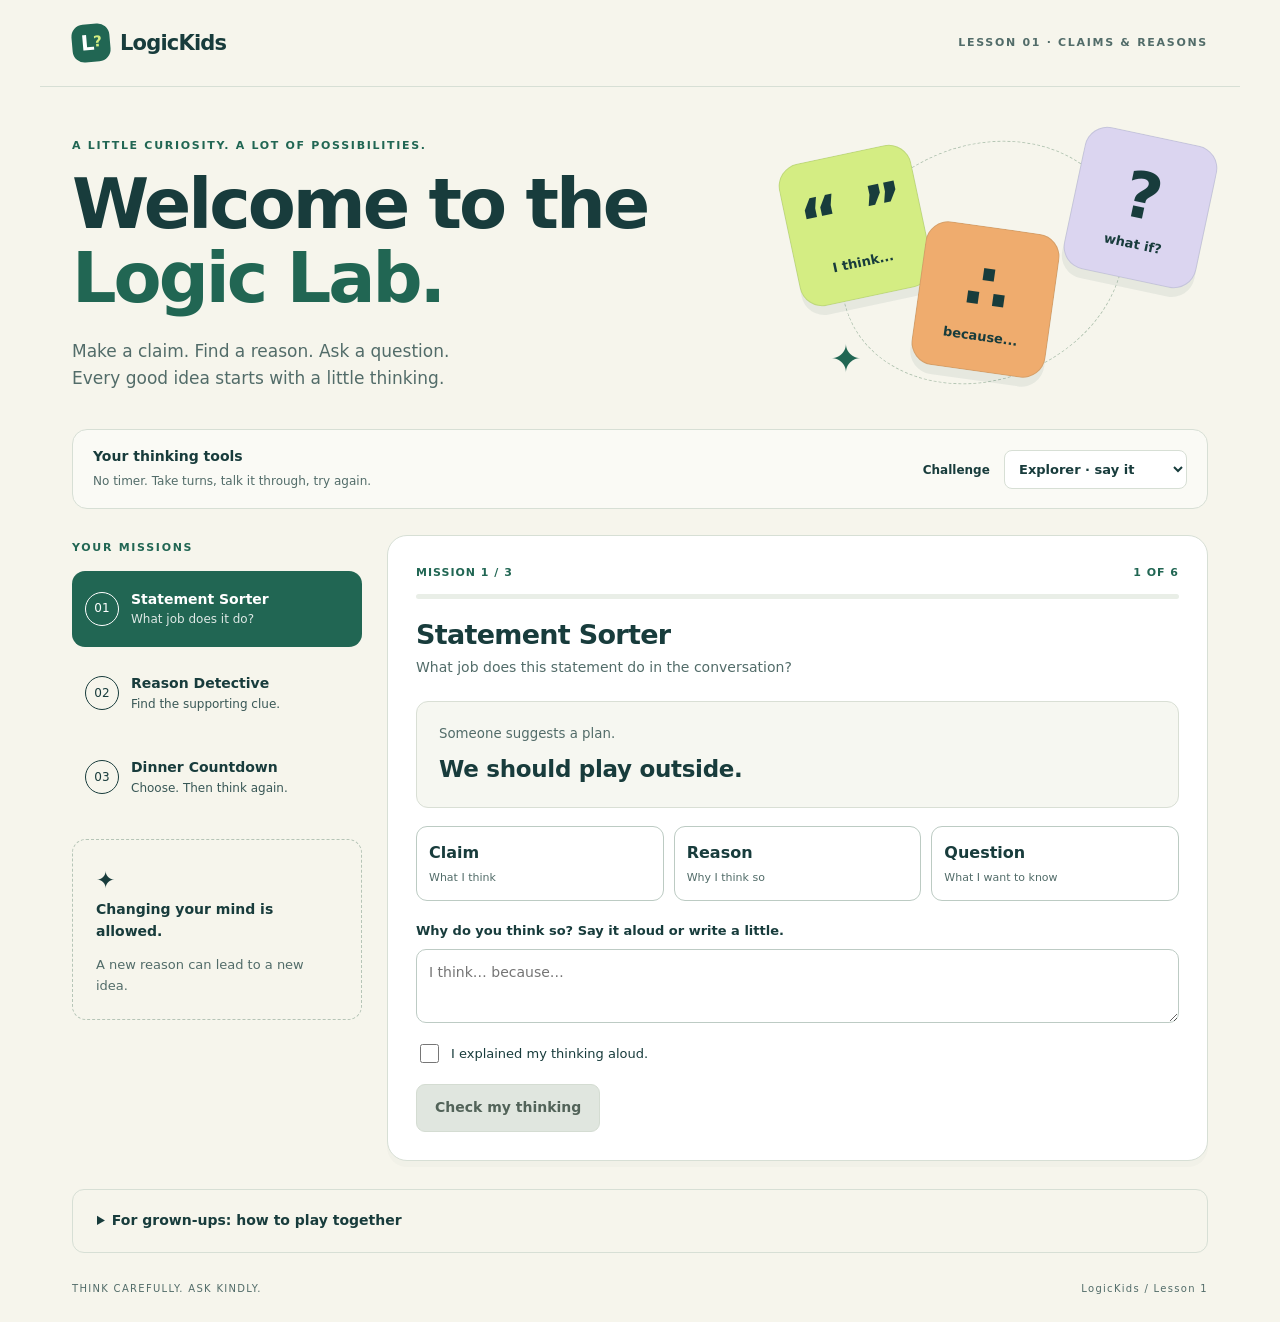
<file: games/lesson-01/index.html>
<!doctype html>
<html lang="en">
<head>
  <meta charset="utf-8">
  <meta name="viewport" content="width=device-width, initial-scale=1">
  <title>Logic Lab · Lesson 1 · LogicKids</title>
  <link rel="stylesheet" href="style.css">
  <script src="content.js" defer></script>
  <script src="app.js" defer></script>
</head>
<body>
  <a class="skip" href="#activity">Skip to game</a>
  <header class="topbar"><a href="index.html" class="brand"><span class="brand-mark" aria-hidden="true">L<span>?</span></span> LogicKids</a><span class="tag">LESSON 01 · CLAIMS & REASONS</span></header>
  <main>
    <section class="hero" aria-labelledby="title">
      <div><p class="eyebrow">A LITTLE CURIOSITY. A LOT OF POSSIBILITIES.</p><h1 id="title">Welcome to the<br><span>Logic Lab.</span></h1><p class="intro">Make a claim. Find a reason. Ask a question.<br>Every good idea starts with a little thinking.</p></div>
      <div class="lab-art" aria-hidden="true"><div class="orbit"></div><div class="tile tile-claim">“ ”<small>I think...</small></div><div class="tile tile-reason">∴<small>because...</small></div><div class="tile tile-question">?<small>what if?</small></div><span class="spark">✦</span></div>
    </section>
    <section class="toolbar" aria-label="Game settings"><div><strong>Your thinking tools</strong><span>No timer. Take turns, talk it through, try again.</span></div><label for="level">Challenge <select id="level"><option value="explorer">Explorer · say it</option><option value="builder">Builder · go deeper</option></select></label></section>
    <div class="workspace">
      <nav class="missions" aria-label="Choose a game"><p class="eyebrow">YOUR MISSIONS</p>
        <button data-game="sort" aria-pressed="true"><span class="mission-number">01</span><span><strong>Statement Sorter</strong><small>What job does it do?</small></span><span class="done" aria-label="Completed" hidden>✓</span></button>
        <button data-game="match" aria-pressed="false"><span class="mission-number">02</span><span><strong>Reason Detective</strong><small>Find the supporting clue.</small></span><span class="done" aria-label="Completed" hidden>✓</span></button>
        <button data-game="decision" aria-pressed="false"><span class="mission-number">03</span><span><strong>Dinner Countdown</strong><small>Choose. Then think again.</small></span><span class="done" aria-label="Completed" hidden>✓</span></button>
        <div class="tip"><span aria-hidden="true">✦</span><strong>Changing your mind is allowed.</strong><p>A new reason can lead to a new idea.</p></div>
      </nav>
      <section id="activity" class="activity" aria-labelledby="game-title" tabindex="-1"></section>
    </div>
    <details class="parent"><summary>For grown-ups: how to play together</summary><p>Use these games after the cup warm-up in Lesson 1. Let the learner answer first. Read aloud when helpful; take turns or replay for another learner. Explorer asks for one spoken or written reason. Builder adds an alternative or a checking question. A reason can also be a claim: Statement Sorter accepts either for the two supporting statements, then explains their role.</p><p>Dinner Countdown has no single correct choice. Ask whether the reason fits the chosen option. Completion marks show activities explored, not mastery. Everything stays in this page's memory and clears on reload. No accounts, tracking, network requests, or saved answers.</p><button id="reset" class="secondary">Reset all games for the next learner</button></details>
    <footer>THINK CAREFULLY. ASK KINDLY. <span>LogicKids / Lesson 1</span></footer>
  </main>
  <noscript><p>Please enable JavaScript to play. You can also use the paper activities in the lesson.</p></noscript>
</body>
</html>
</file>
<file: games/lesson-01/style.css>
:root{--ink:#183c3c;--muted:#526c69;--paper:#f6f5ec;--green:#216653;--lime:#d4ed83;--line:#d7dfd5;--orange:#efac6e;--lavender:#dbd5f0}*{box-sizing:border-box}body{margin:0;background:var(--paper);color:var(--ink);font-family:ui-sans-serif,system-ui,-apple-system,BlinkMacSystemFont,"Segoe UI",sans-serif;font-size:16px;line-height:1.55}button,select,textarea{font:inherit}button,a,select,summary{touch-action:manipulation}button{cursor:pointer}button:disabled{cursor:default}button:focus-visible,a:focus-visible,summary:focus-visible,select:focus-visible,textarea:focus-visible{outline:3px solid #7452a1;outline-offset:4px}.skip{position:absolute;top:-70px;left:12px;background:white;padding:12px;z-index:5}.skip:focus{top:12px}.topbar{max-width:1200px;margin:auto;padding:24px 32px;display:flex;justify-content:space-between;align-items:center;border-bottom:1px solid var(--line)}.brand{display:flex;align-items:center;gap:10px;color:var(--ink);text-decoration:none;font-size:21px;font-weight:850;letter-spacing:-.8px}.brand-mark{display:flex;align-items:center;justify-content:center;background:var(--green);color:white;width:38px;height:38px;border-radius:12px;transform:rotate(-5deg)}.brand-mark span{font-size:15px;color:var(--lime)}.tag,.eyebrow{font-size:11px;font-weight:800;letter-spacing:1.7px}.tag{color:var(--muted)}main{max-width:1200px;margin:auto;padding:0 32px}.hero{display:grid;grid-template-columns:1.25fr 1fr;align-items:center;gap:20px;padding:48px 0 36px}.eyebrow{margin:0 0 14px;color:var(--green)}h1{font-size:clamp(42px,5.7vw,70px);line-height:1.05;letter-spacing:-3px;margin:0 0 23px;font-weight:850}h1 span{color:var(--green)}.intro{color:var(--muted);font-size:17px;margin:0}.lab-art{height:258px;position:relative;max-width:425px;width:100%;justify-self:end}.orbit{position:absolute;border:1px dashed #b5c6b4;border-radius:50%;width:290px;height:235px;left:55px;top:10px;transform:rotate(-22deg)}.tile{position:absolute;width:135px;height:145px;display:flex;flex-direction:column;justify-content:center;align-items:center;box-shadow:0 9px 0 #173b3b12;font-size:64px;font-weight:800;line-height:1;border-radius:23px;border:1px solid #183c3c1c}.tile small{font-size:13px;margin-top:10px}.tile-claim{background:var(--lime);left:5px;top:18px;transform:rotate(-12deg)}.tile-reason{background:var(--orange);left:135px;top:92px;transform:rotate(8deg)}.tile-question{background:var(--lavender);right:0;top:0;transform:rotate(12deg)}.spark{position:absolute;left:47px;bottom:4px;font-size:38px;color:var(--green)}.toolbar{border:1px solid var(--line);border-radius:15px;background:#ffffff80;padding:16px 20px;display:flex;align-items:center;justify-content:space-between;gap:16px;margin-bottom:26px}.toolbar strong{display:block;font-size:14px}.toolbar span{font-size:12px;color:var(--muted)}.toolbar label{font-size:12px;font-weight:700}.toolbar select{margin-left:10px;padding:10px;border-radius:8px;border:1px solid var(--line);color:var(--ink);background:white;font-size:13px}.workspace{display:grid;grid-template-columns:290px minmax(0,1fr);gap:25px;align-items:start}.missions{padding-top:4px}.missions button{width:100%;display:flex;align-items:center;gap:12px;text-align:left;border:1px solid transparent;background:transparent;color:var(--ink);padding:17px 12px;margin-bottom:8px;border-radius:13px}.missions button[aria-pressed=true]{background:var(--green);color:white}.mission-number{display:flex;align-items:center;justify-content:center;width:34px;height:34px;border-radius:50%;border:1px solid currentColor;font-size:12px;flex-shrink:0}.missions strong{display:block;font-size:14px}.missions small{display:block;font-size:12px;opacity:.85}.done{margin-left:auto}.tip{padding:23px;border:1px dashed #b6c5b7;border-radius:14px;margin-top:24px}.tip>span{display:block;font-size:23px}.tip p{font-size:13px;color:var(--muted);margin-bottom:0}.activity{background:white;border:1px solid var(--line);border-radius:20px;padding:28px;min-height:480px;box-shadow:0 6px 0 #183c3c05}.activity h2{font-size:27px;letter-spacing:-.7px;margin:7px 0 6px;line-height:1.2}.lead{color:var(--muted);font-size:14px;margin:0 0 22px}.progress-line{display:flex;justify-content:space-between;gap:10px;font-size:11px;letter-spacing:1px;font-weight:750;color:var(--green)}.progress{height:5px;background:#e9eee7;border-radius:5px;overflow:hidden;margin:12px 0 20px}.progress span{display:block;background:var(--green);height:100%}.clue{border:1px solid #d9dfd5;background:#f6f7f1;padding:22px;border-radius:12px;margin:18px 0}.clue small{color:var(--muted);display:block;margin-bottom:9px}.statement{font-size:23px;line-height:1.4;font-weight:700;margin:0;letter-spacing:-.3px}.choices{display:grid;grid-template-columns:repeat(3,1fr);gap:10px;margin-bottom:20px}.choices.stacked{grid-template-columns:1fr}.choice{padding:14px 12px;border:1px solid #bccbc3;border-radius:11px;color:var(--ink);background:white;text-align:left;min-height:50px}.choice:hover:not(:disabled){background:#f2f6ed;border-color:var(--green)}.choice[aria-pressed=true]{background:#eaf5d5;border:2px solid var(--green);padding:13px 11px}.choice strong,.choice small{display:block}.choice small{font-size:11px;color:var(--muted);margin-top:3px}.reason-label{display:block;font-size:13px;font-weight:700;margin-bottom:8px}textarea{resize:vertical;min-height:74px;width:100%;padding:12px;border:1px solid #bdcbc4;border-radius:10px;font-size:14px;color:var(--ink)}.spoken{display:flex;gap:9px;align-items:center;font-size:13px;margin:10px 0 18px}.spoken input{width:19px;height:19px;accent-color:var(--green);flex-shrink:0}.primary,.secondary{border-radius:9px;padding:12px 18px;min-height:46px;font-weight:700;font-size:14px}.primary{background:var(--green);color:white;border:1px solid var(--green)}.primary:disabled{background:#e0e6df;color:#526359;border-color:#d4dcd2}.secondary{background:white;border:1px solid #b9c8bd;color:var(--green)}.actions{display:flex;gap:10px;flex-wrap:wrap}.feedback{background:#eef5e4;padding:18px;border-radius:12px;margin:18px 0;font-size:14px;border-left:4px solid var(--green)}.feedback p{margin:5px 0}.feedback.hint{background:#fff5e8;border-color:#c5852e}.new-info{background:#f1edfa;border:1px solid #d7cce8;padding:18px;border-radius:12px;margin:16px 0}.new-info strong{display:block;font-size:11px;letter-spacing:1px;color:#654d8e}.summary-card{padding:18px;border:1px solid var(--line);border-radius:12px;margin:18px 0}.summary-card p{margin:5px 0;overflow-wrap:anywhere}.celebrate{display:flex;align-items:center;justify-content:center;width:66px;height:66px;background:var(--lime);border-radius:50%;font-size:32px;margin:15px 0}.parent{margin:28px 0;padding:20px 24px;border:1px solid var(--line);border-radius:12px;font-size:14px;color:var(--muted)}summary{cursor:pointer;font-weight:700;color:var(--ink)}footer{display:flex;justify-content:space-between;font-size:10px;letter-spacing:1.3px;color:var(--muted);padding:0 0 26px}[hidden]{display:none!important}@media(max-width:850px){.workspace{grid-template-columns:1fr}.missions{display:grid;grid-template-columns:repeat(3,1fr);gap:8px}.missions>.eyebrow,.tip{display:none}.missions button{gap:8px;padding:12px 10px}.missions small{display:none}.missions .mission-number{width:26px;height:26px}.missions strong{font-size:12px}.lab-art{transform:scale(.8);transform-origin:right center}.hero{gap:0}.toolbar{flex-wrap:wrap}}@media(max-width:560px){.topbar{padding:18px 20px}.tag{display:none}main{padding:0 18px}.hero{padding:30px 0;display:block}h1{font-size:48px}.hero .eyebrow{font-size:9px}.lab-art{display:none}.toolbar{padding:14px}.toolbar label{width:100%}.toolbar select{max-width:75%}.missions button{flex-direction:column;align-items:flex-start}.missions .done{margin:0}.activity{padding:20px}.activity h2{font-size:24px}.statement{font-size:20px}.choices{grid-template-columns:1fr}.choice small{display:inline;margin-left:8px}.clue{padding:16px}.parent{padding:16px}footer span{display:none}}
</file>
